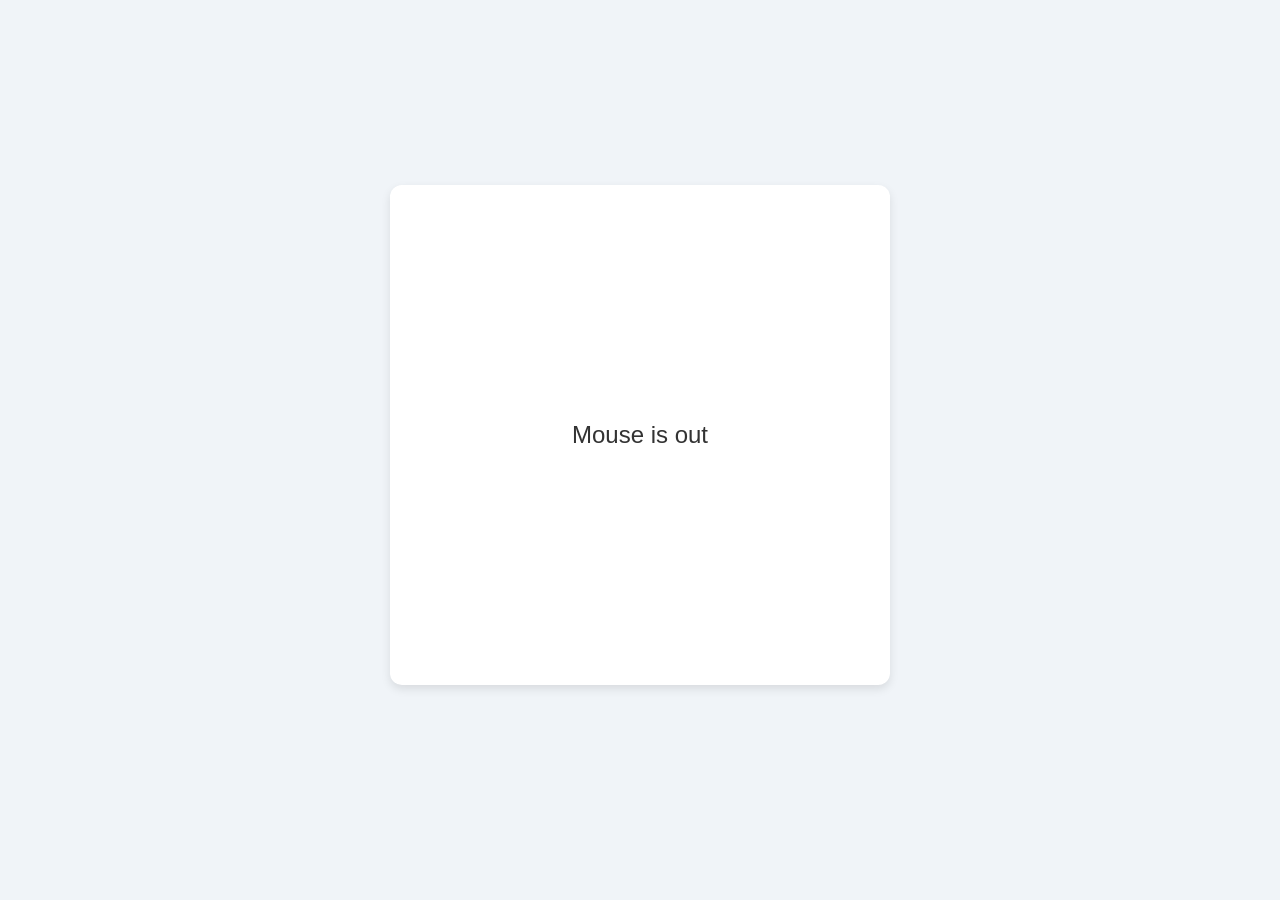
<file: 01 DOM_CHANGECOLOR/index.html>
<!DOCTYPE html>
<html lang="en">
<head>
    <meta charset="UTF-8">
    <meta name="viewport" content="width=device-width, initial-scale=1.0">
    <title>DOM Extra - Change Color</title>
    <link rel="stylesheet" href="style.css">
</head>
<body>
<p></p>
    <h1 id="mainTitle">ACCESSING DOM</h1>
    
    <div id="hoverBox">
        <p id="boxText">Mouse is out</p>
    </div>

    <button id="colorBtn">Change color</button>

    <script src="script.js"></script>
</body>
</html>
</file>
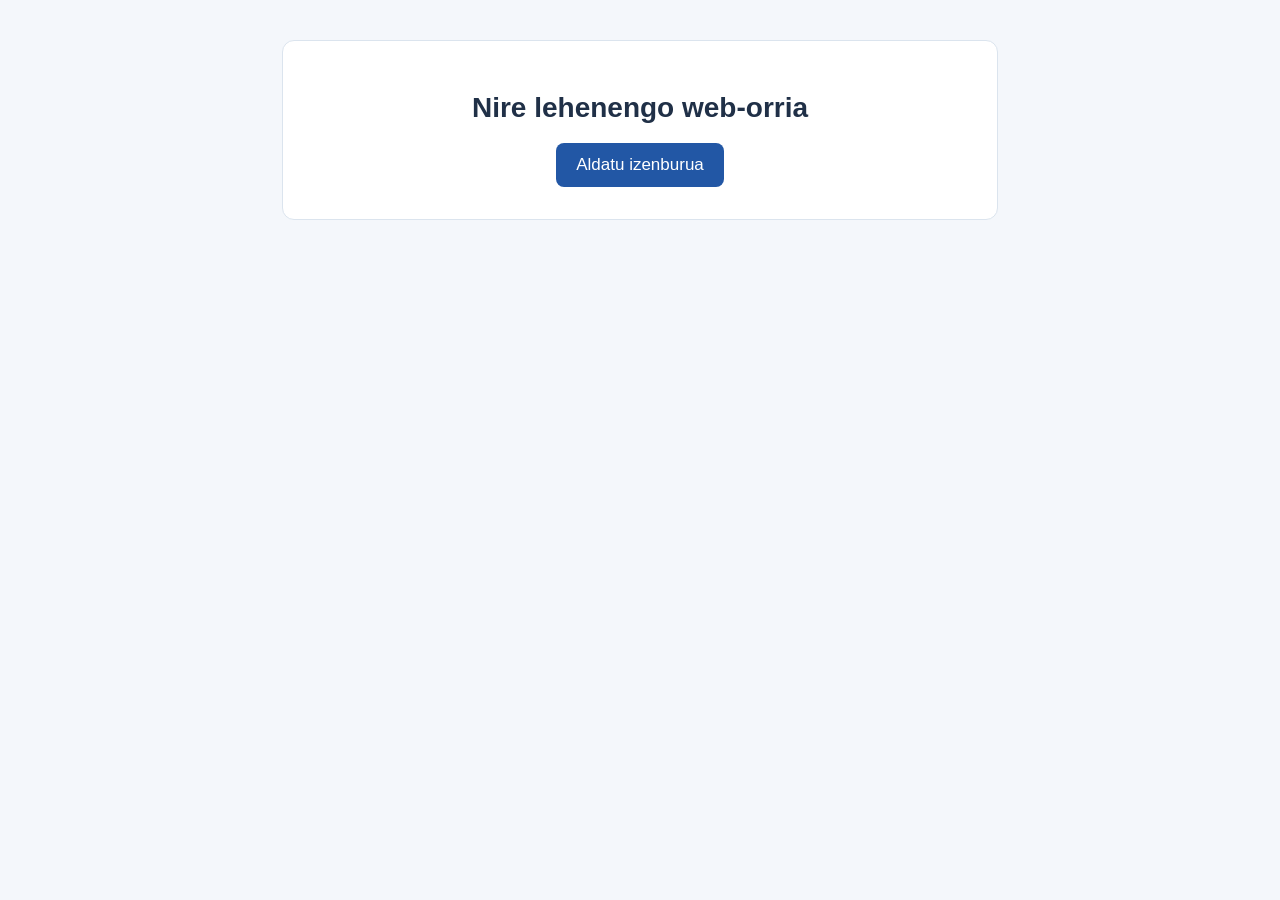
<file: 01_DOM_izenburua_IKASLEA/index.html>
<!DOCTYPE html>
<html lang="eu">
<head>
  <meta charset="UTF-8">
  <meta name="viewport" content="width=device-width, initial-scale=1.0">
  <title>DOM ariketa</title>
  <link rel="stylesheet" href="style.css">
  <script src="script.js" defer></script>
</head>
<body>
  <main>
    <h1 id="izenburua">Nire lehenengo web-orria</h1>
    <button id="botoia" type="button">Aldatu izenburua</button>
  </main>
</body>
</html>
</file>
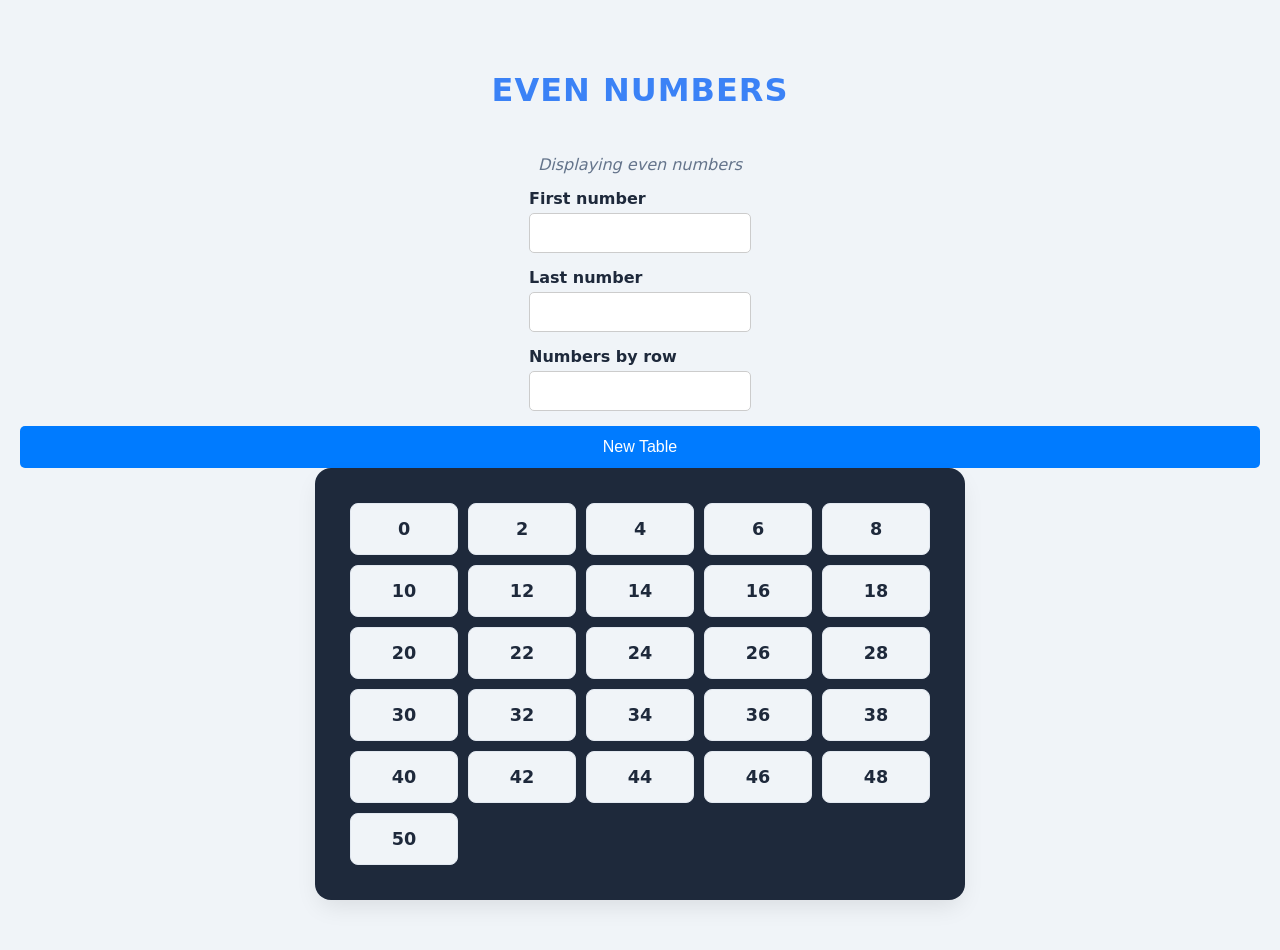
<file: 00 NUMBERS/numbers.html>
<!DOCTYPE html>
<html lang="en">
<head>
    <meta charset="UTF-8">
    <title>First 50 Even Numbers</title>
    <link href="numbers.css" rel="stylesheet" type="text/css"/>
    
</head>
<body>

  
<h1>Even Numbers</h1>
    <p class="header-info">Displaying  even numbers </p>
        <div class="inputs">
            <label for="firstNumber">First number</label>
            <input type="number" id="firstNumber">
        </div>

        <div class="inputs">
            <label for="lastNumber">Last number</label>
            <input type="number" id="lastNumber">
        </div>

        <div class="inputs">
            <label for="perRow">Numbers by row</label>
            <input type="number" id="byRow">
        </div>
     <button id="btnNew"> New Table </button>

    <div class="table-container">

    </div>
    <script>
        // let a = new Date();
        // document.body.innerHTML = a.getHours
    </script>
    <script src="script4.js" type="text/javascript"></script>
</body>
</html>
</file>
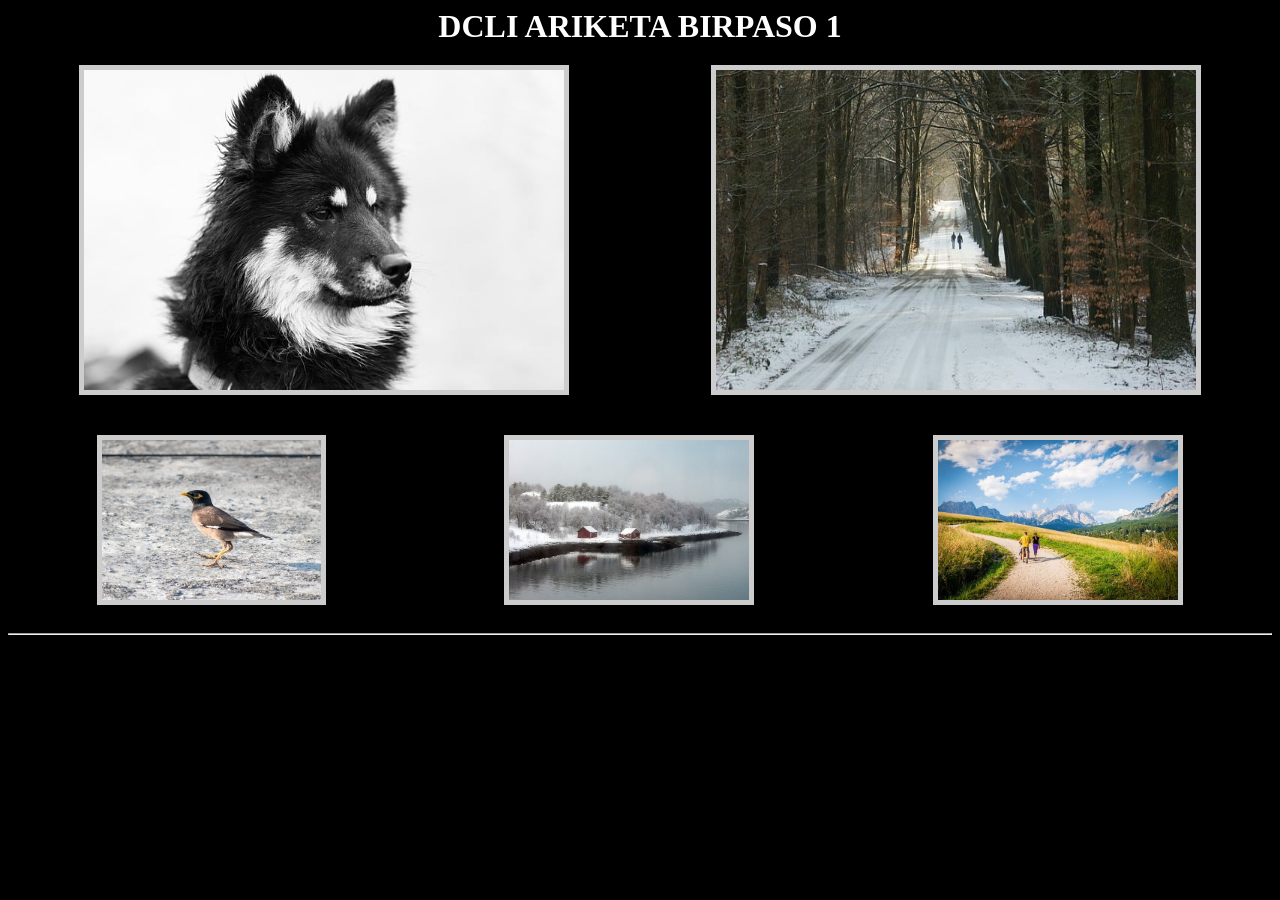
<file: artxiboak/1_EVENTOSYFORMATOS.html>
<!DOCTYPE html>

<html>
    <head>
        <title>TODO supply a title</title>
        <meta charset="UTF-8">
        <meta name="viewport" content="width=device-width, initial-scale=1.0">
        <link href="1_EVENTOSYFORMATOS.css" rel="stylesheet" type="text/css"/>
       
    </head>
    
 <body>
     <header class="">
         <h1>DCLI ARIKETA BIRPASO 1</h1>               
    </header>
        <div id="wrapper">
       <!--     <div id="topDiv">
              <img id="img1" src="images/animal1.jpg" alt="" onclick="cambiarImagen('1')" />
                <img id="img2" src="images/paisaje1.jpg" alt="" onclick="cambiarImagen('2')"/>
            </div> -->
       
             <div id="topDiv">
                <img id="img1" src="images/animal1.jpg" alt=""  />
                <img id="img2" src="images/paisaje1.jpg" alt="" />
            </div>
     


       
            <div id="middleDiv">
                <img class="middle" src="images/animal2.jpg" alt=""/>
                <img class="middle" src="images/paisaje2.jpg" alt=""/>
                <img class="middle" src="images/persona2.jpg" alt=""/>
            </div>
            <hr>
            <div id="bottomDiv">
                
            </div>
            
        </div>
     <script src="1_EVENTOSYFORMATOS_1.js" type="text/javascript"></script>
     
 </body>
</html>
</file>
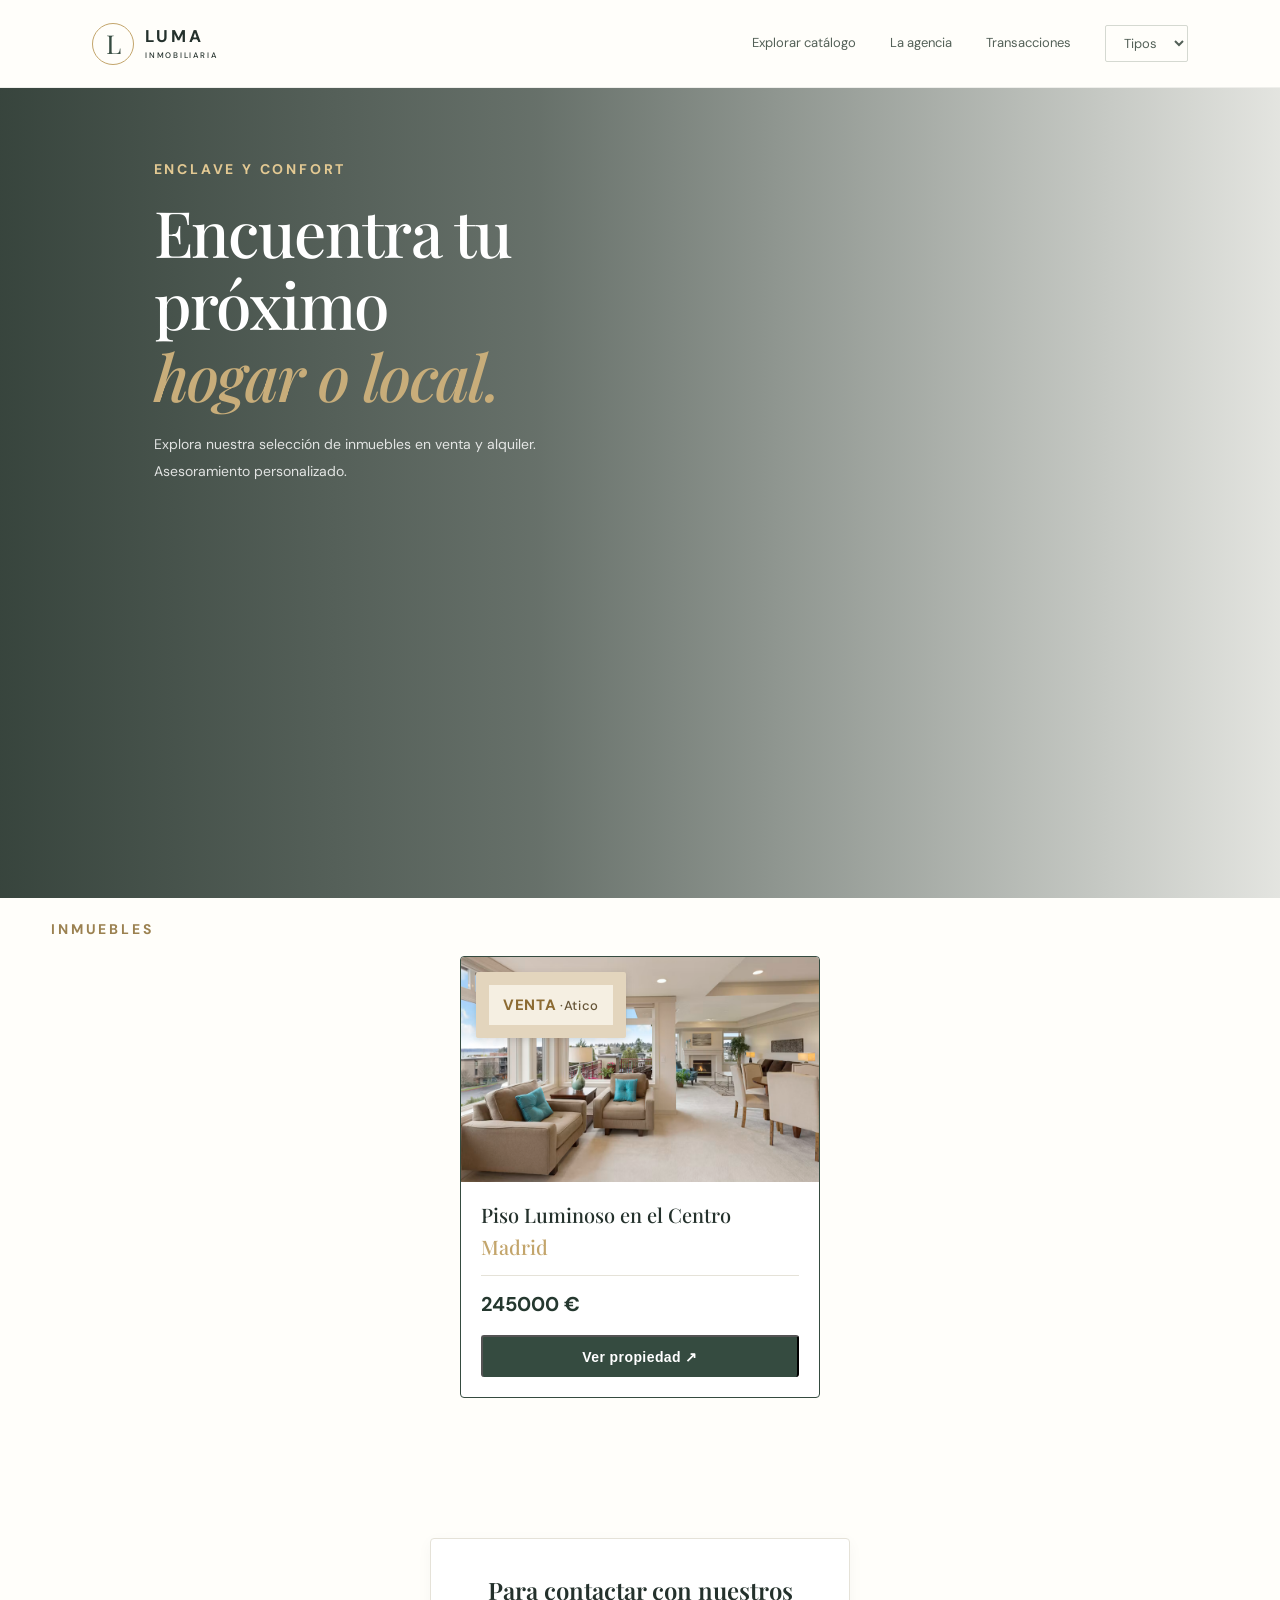
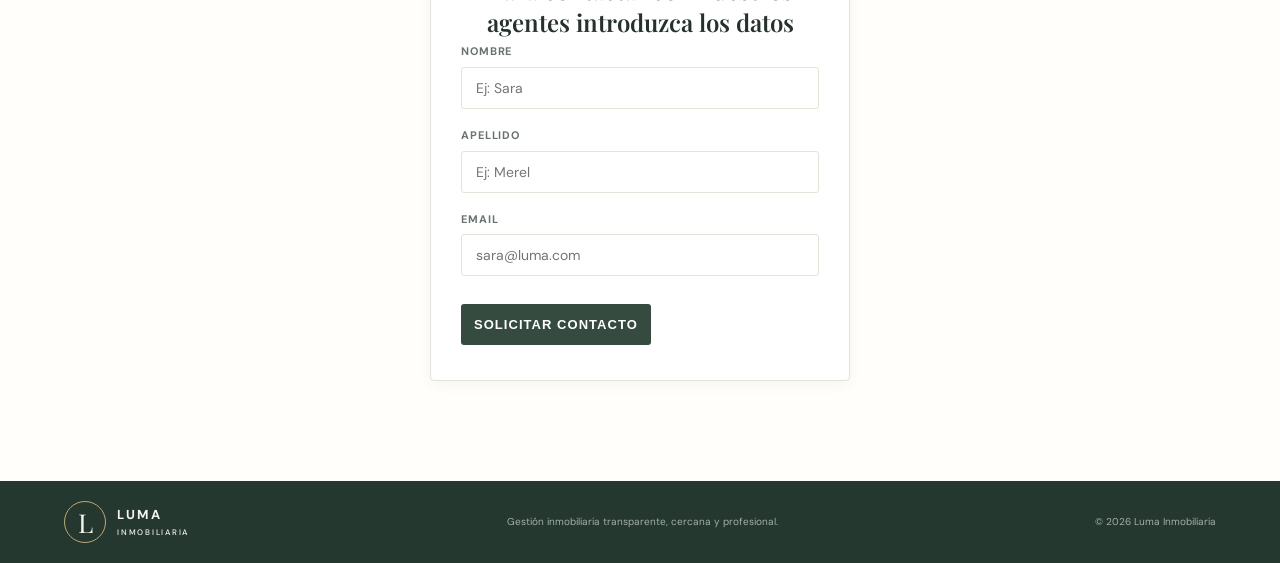
<file: DCLI_BIWG_inmobiliaria_small_IKASLE/firstPage.html>
<!DOCTYPE html>
<html lang="es">
<head>
  <meta charset="UTF-8">
  <meta name="viewport" content="width=device-width, initial-scale=1.0">
  <title>Luma Inmobiliaria | Pisos y Locales</title>
  <link rel="stylesheet" href="css/styleFirstPage.css">
</head>
<body>
  <header class="site-header">
    <a class="brand" href="#" id="nav-logo" aria-label="Luma Inmobiliaria, inicio">
      <span class="brand-mark">L</span>
      <span class="brand-name">LUMA <small>INMOBILIARIA</small></span>
    </a>
    <nav class="main-nav" aria-label="Navegación principal">
      <a id="nav-inmuebles" href="#">Explorar catálogo</a>
      <a id="nav-agencia" href="#">La agencia</a>
      <a id="nav-transaction" href="transactionPage.html">Transacciones</a>
      <select id="type-select" class="nav-select" aria-label="Filtrar por tipo de inmueble">
        <option value="">Tipos</option>
      </select>
    </nav>
  </header>

  <main>
    <!-- SECCIÓN 1: La agencia / Hero -->
    <section class="hero" id="sec-agencia">
      <div class="hero-content">
        <p class="eyebrow">ENCLAVE Y CONFORT</p>
        <h1>Encuentra tu próximo<br><em>hogar o local.</em></h1>
        <p class="hero-description">Explora nuestra selección de inmuebles en venta y alquiler. Asesoramiento personalizado.</p>
       </div>
    </section>
 
    <!-- SECCIÓN 2: CARDS -->
    <section class="section-wrap" id="sec-all-properties" style="padding-top: 20px; padding-bottom: 60px;">
      <p class="eyebrow eyebrow-dark">INMUEBLES</p>
      <div class="property-grid" id="container-all-prop" aria-label="Listado de inmuebles">
        <!-- tarjetas de inmuebles carga dinámic-->
        <article class="property-card card-border">
         <!--segun disponibilidad card-available or card-unavailable -->
            <div class="property-image" style="background-image: url('img/property1.png')">
            <span class="property-tag tag-sale "><!--tag-sale tag-rent tag-unavailable -->
                <strong class="tag-operation">VENTA</strong><!--piso.operation -->
                <span class="tag-type">·Atico</span><!--piso.type -->
                </span>
            </div> 
            <div class="property-info">
               <div class="property-heading">
            <h3>Piso Luminoso en el Centro</h3><!--name-->
            <p class="property-city">Madrid</p><!--city-->
          </div>
          <div class="property-price-wrap">
            <p class="property-price">245000 € </p><!--price-->
          </div> 
            </div>   
            <button class="text-link text-link-primary">Ver propiedad ↗</button>    
        </article>
      </div>
    </section>   
       <!-- SECCIÓN 3: DETAILS -->
<section class="section-wrap" id="sec-details" >

    <!-- COLUMNA DERECHA: FORMULARIO -->
   
      <div class="auth-card">
        <h2 class="msgForm" >Para contactar con nuestros agentes introduzca los datos</h2>
       
        <form name="contactForm" id="contactForm" class="auth-form">
          <div class="form-group">
            <label for="input-name">Nombre</label>
            <input type="text" id="input-name" placeholder="Ej: Sara " required />
          </div>
          <div class="form-group">
            <label for="input-surname">Apellido</label>
            <input type="text" id="input-surname" placeholder="Ej: Merel" required />
          </div>
          <div class="form-group">
            <label for="input-email">Email</label>
            <input type="email" id="input-email" placeholder="sara@luma.com" required />
          </div>
          <div id="form-error" class="error-msg hidden"></div>
          <div class="property-action">
            <button id="btn-contact-agent" type="button" class="button-submit">Solicitar contacto</button>
          </div>
        </form>
      </div>
   
</section>
    
  </main>

  <footer class="site-footer" id="contacto">
    <a class="brand brand-footer" href="#">
      <span class="brand-mark">L</span>
      <span class="brand-name">LUMA <small>INMOBILIARIA</small></span>
    </a>
    <p>Gestión inmobiliaria transparente, cercana y profesional.</p>
    <span>© 2026 Luma Inmobiliaria</span>
  </footer>

  <script src="js/firstPage.js" type="text/javascript"></script>
</body>
</html>
</file>
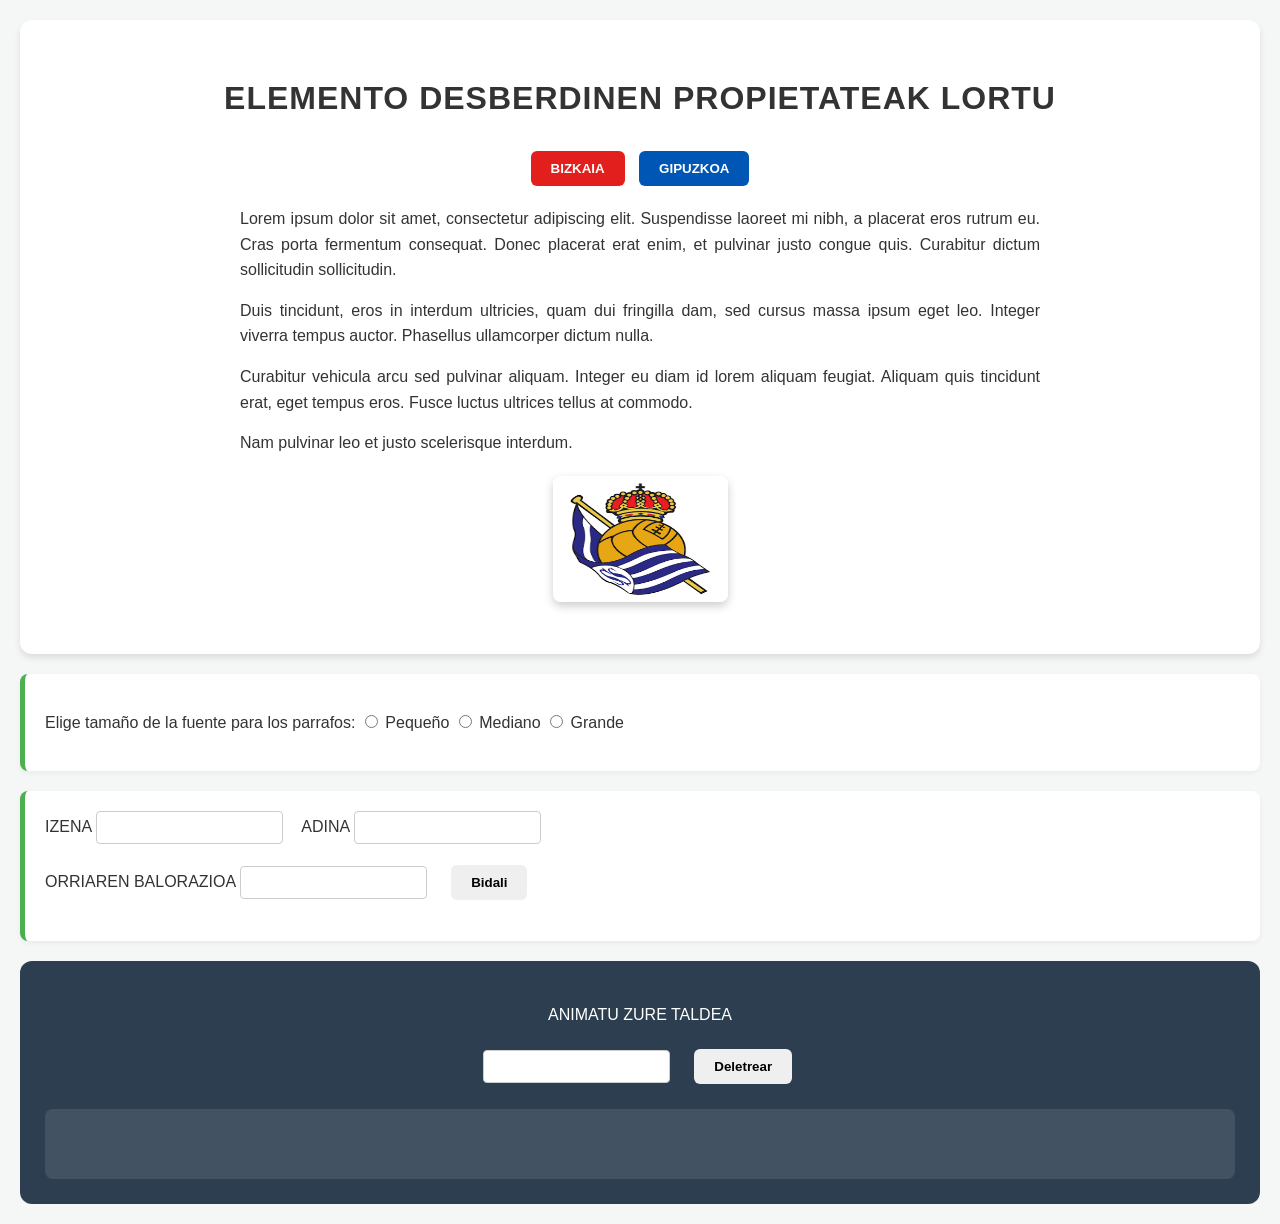
<file: IKASLEA/ERREPASORAKO ARIKETA futbola.html>
<!DOCTYPE html>
<html lang="es">
<head>
    <meta charset="UTF-8">
    <meta name="viewport" content="width=device-width, initial-scale=1.0">
<title>GURE TALDEAK</title>
<link rel="stylesheet" href="style.css">
<meta http-equiv="Content-Type" content="text/html; charset=iso-8859-1">



</script>
</head>
<body>
    <div id="up">
        <h1 id="tituloh1">ELEMENTO DESBERDINEN PROPIETATEAK LORTU</h1> 
        <button id="biz">BIZKAIA</button>
        <button id="gipuz">GIPUZKOA</button>
<p class="textop">Lorem ipsum dolor sit amet, consectetur adipiscing elit. Suspendisse laoreet mi nibh, a placerat eros rutrum eu. Cras porta fermentum consequat. Donec placerat erat enim, et pulvinar justo congue quis. Curabitur dictum sollicitudin sollicitudin. </p>
<p class="textop">Duis tincidunt, eros in interdum ultricies, quam dui fringilla dam, sed cursus massa ipsum eget leo. Integer viverra tempus auctor. Phasellus ullamcorper dictum nulla.</p>
<p class="textop">Curabitur vehicula arcu sed pulvinar aliquam. Integer eu diam id lorem aliquam feugiat. Aliquam quis tincidunt erat, eget tempus eros. Fusce luctus ultrices tellus at commodo.</p>
<p class="textop">Nam pulvinar leo et justo scelerisque interdum.</p>
<p class="textop">
    <img id="irudia" src="IMG/erreala.png" width="167" height="118" ></p>
</div>

<form id="formFondo" name="FormFondo" action="" method="get">
 <p>
  Elige tamaño de la fuente para los parrafos:
      <input  type="radio" name="radio"  value="12" /> <label for="uno">Pequeño</label>
      <input  type="radio" name="radio"  value="20" /> <label for="dos">Mediano</label>
      <input  type="radio" name="radio"  value="24" /> <label for="tres">Grande</label>
</p>
</form>

<form name="FormEncuesta" action="#" method="get" >
IZENA
<input type="text" name="Izena" id="izena"  >
ADINA
<input type="text" name="Adina" id="adina" >

  <p>ORRIAREN BALORAZIOA
    <label for="frmBalorazioa"></label>
    <input type="text" name="Balorazioa" id="balorazioa">
    <input type="submit" name="BIDALI" id="bidali" value="Bidali">
  </p>
</form>
    
    <div id="idPalabra">
        <p> ANIMATU ZURE TALDEA </p><input type="text" id="palabra">
        <input type="button" name="BotonCrear" value="Deletrear" >
               <div id="zonaBotones"> </div>
    </div>
    <script src="futbola.js" type="text/javascript"></script>
</body>
</html>
</file>
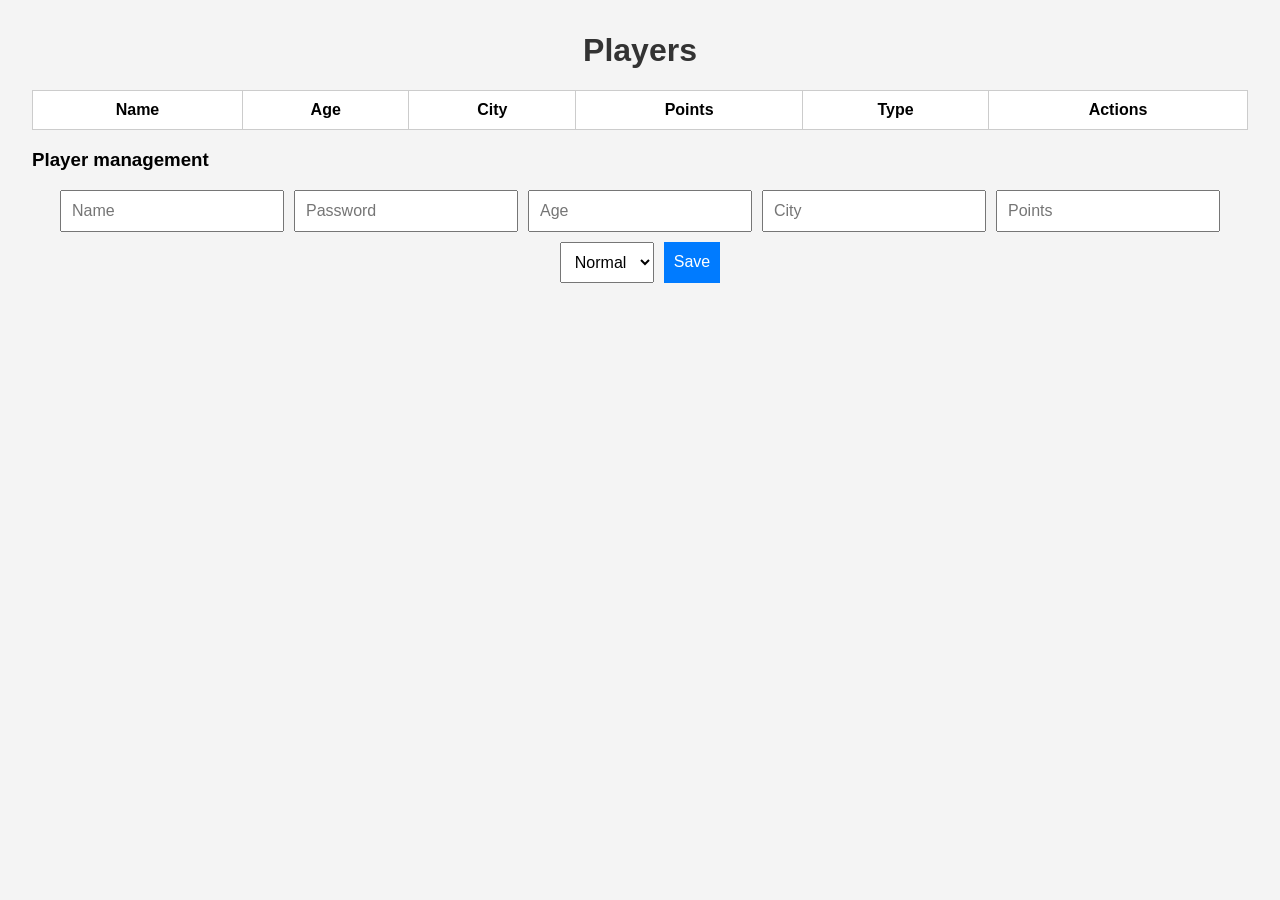
<file: PLAYERS CRUD JSON SERVER/folder/players.html>
<!DOCTYPE html>
<html lang="es">
<head>
  <meta charset="UTF-8">
  <title>CRUD Players</title>
  <link href="CSS/styles.css" rel="stylesheet" type="text/css"/>
</head>
<body>
    <h1>Players</h1>
      <table id="tablePlayers">
    <thead>
      <tr>
        <th>Name</th><th>Age</th><th>City</th><th>Points</th><th>Type</th><th>Actions</th>
      </tr>
    </thead>
    <tbody id="tableBody"></tbody>
  </table>
  <h3>Player management </h3>
  <form id="formPlayer">
    <input type="hidden" id="id">
    <input type="text" id="name" placeholder="Name" required>
    <input type="password" id="password" placeholder="Password" required>
    <input type="number" id="age" placeholder="Age" required>
    <input type="text" id="city" placeholder="City" required>
    <input type="number" id="points" placeholder="Points" required>
    <select id="typePlayer">
      <option value="normal">Normal</option>
      <option value="admin">Admin</option>
    </select>
    <button type="submit" id="btnSave">Save</button>
  </form>
  <script src="JS/players.js" ></script>
 </body>
</html>
</file>
<file: 01 DOM_CHANGECOLOR/style.css>
/* Reseteamos márgenes y centramos todo el contenido en la pantalla */
body {
    margin: 0;
    font-family: Arial, sans-serif;
    background-color: #f0f4f8; /* Color grisáceo/azulado inicial por defecto */
    display: flex;
    flex-direction: column;
    align-items: center;
    justify-content: center;
    min-height: 100vh;
    transition: background-color 0.3s ease; /* Transición suave al cambiar de color */
}

/* Clases de fondo que alternaremos con JavaScript */
.bg-blue {
    background-color: #add8e6; /* Azul claro */
}

.bg-green {
    background-color: #ccff00; /* Verde lima */
}

/* Estilos del título principal */
h1 {
    font-size: 2.5rem;
    margin-bottom: 40px;
    color: #000000;
}

/* Estilos de la caja central blanca */
#hoverBox {
    background-color: #ffffff;
    width: 450px;
    height: 200px;
    border-radius: 12px;
    box-shadow: 0 4px 10px rgba(0, 0, 0, 0.1);
    display: flex;
    align-items: center;
    justify-content: center;
    margin-bottom: 30px;
}

#boxText {
    font-size: 1.5rem;
    color: #333333;
}

/* Estilos del botón */
#colorBtn {
    background-color: #4a90e2;
    color: white;
    border: none;
    padding: 12px 24px;
    font-size: 1.1rem;
    border-radius: 6px;
    cursor: pointer;
    box-shadow: 0 2px 4px rgba(0, 0, 0, 0.2);
}

#colorBtn:hover {
    background-color: #357abd;
}
</file>
<file: 01_DOM_izenburua_IKASLEA/style.css>
/* Orriaren itxura. Ariketa honetan JavaScript landuko dugu. */
body {
  font-family: Arial, sans-serif;
  background-color: #f4f7fb;
  color: #203047;
  margin: 0;
  padding: 40px 16px;
}
main {
  max-width: 650px;
  margin: 0 auto;
  padding: 32px;
  background-color: white;
  border: 1px solid #dbe4ee;
  border-radius: 12px;
  text-align: center;
}
h1 { font-size: 28px; }
button {
  padding: 12px 20px;
  background-color: #2257a5;
  color: white;
  border: 0;
  border-radius: 8px;
  font-size: 17px;
  cursor: pointer;
}
button:focus-visible { outline: 3px solid #e3a533; outline-offset: 3px; }
</file>
<file: 00 NUMBERS/numbers.css>
/*By declaring variables within :root, you ensure that they are available to be used anywhere on your webpage.  
 to use them var()*/
 :root {
            --primary-bg: #f0f4f8;
            --accent-color: #3b82f6;
            --card-bg: #ffffff;
            --text-main: #1e293b;
        }

        body {
            font-family: 'Inter', system-ui, -apple-system, sans-serif;
            background-color: var(--primary-bg);
            color: var(--text-main);
            display: flex;
            flex-direction: column;
            align-items: center;
            padding: 50px 20px;
            margin: 0;
        }

        h1 {
            font-weight: 800;
            margin-bottom: 30px;
            text-transform: uppercase;
            letter-spacing: 1px;
            color: var(--accent-color);
        }
         h2{
            text-align: center;
            margin-bottom: 25px;
        }

        .inputs{
            margin-bottom: 15px;
        }
         label{
            display: block;
            margin-bottom: 5px;
            font-weight: bold;
        }

        input{
            width: 100%;
            padding: 10px;
            border: 1px solid #ccc;
            border-radius: 5px;
            font-size: 16px;
            box-sizing: border-box;
        }

        button{
            width: 100%;
            padding: 12px;
            background-color: #007BFF;
            color: white;
            border: none;
            border-radius: 5px;
            font-size: 16px;
            cursor: pointer;
            transition: 0.3s;
        }

        button:hover{
            background-color: #0056b3;
        }
        
        
        /* Container for the numbers using Table */
        .table-container {
            background: #1e293b;
            padding: 25px;
            border-radius: 16px;
            box-shadow: 0 10px 25px -5px rgba(0, 0, 0, 0.1);
            max-width: 600px;
            width: 100%;
        }

        table {
            width: 100%;
            border-collapse: separate;
            border-spacing: 10px;
        }

        td {
            background-color: #f0f4f8;
            border: 1px solid #e2e8f0;
            border-radius: 8px;
            padding: 15px;
            text-align: center;
            font-weight: 600;
            font-size: 1.1rem;
            width: 20%; /* Makes exactly 5 columns */
            transition: all 0.3s ease;
        }

        td:hover {
            background-color: var(--accent-color);
            color: white;
            transform: translateY(-3px);
            box-shadow: 0 4px 12px rgba(59, 130, 246, 0.3);
            cursor: default;
        }

        .header-info {
            margin-bottom: 15px;
            font-style: italic;
            color: #64748b;
        }
</file>
<file: artxiboak/1_EVENTOSYFORMATOS.css>
body {
    background-color: black;
    color:white;
}
h1{
    width:80%;
    margin:auto;
    text-align: center;
}
#wrapper #topDiv,#wrapper #middleDiv,#wrapper #bottomDiv{
    display:flex;
    flex-direction: row;
    justify-content:  space-around;
    margin:auto;
   flex-wrap: wrap;
}

img{
    margin:20px;
    border: 5px solid #cccccc;
   }
 #wrapper #topDiv img{
     max-width: 30em;
     max-height: 20em;
     }  
 #wrapper #middleDiv img,#wrapper #bottomDiv img{
         max-width: 15em;
        max-height: 10em; 
     } 
 .blanco{background-color: white;
    color:black;}
 .negro{background-color: black;
    color:white;}
</file>
<file: DCLI_BIWG_inmobiliaria_small_IKASLE/css/styleFirstPage.css>
@import url('https://fonts.googleapis.com/css2?family=DM+Sans:wght@400;500;600;700&family=Playfair+Display:ital,wght@0,500;0,600;0,700;1,500;1,600&display=swap');

:root {
  --ink: #24312c;
  --muted: #68736d;
  --cream: #f7f5ef;
  --paper: #fffefa;
  --green: #354b40;
  --green-dark: #25382f;
  --line: #e5e2d8;
  --gold: #c3a56b;
  --serif: 'Playfair Display', Georgia, serif;
  --sans: 'DM Sans', Arial, sans-serif;
}

* { box-sizing: border-box; }

body { margin: 0; color: var(--ink); background: var(--paper); font-family: var(--sans); line-height: 1.6; }
a { color: inherit; text-decoration: none; }

.site-header { height: 88px; padding: 0 7.2%; display: flex; align-items: center; justify-content: space-between; background: var(--paper); border-bottom: 1px solid rgba(36,49,44,.07); }
.brand { display: inline-flex; align-items: center; gap: 11px; }
.brand-mark { width: 42px; height: 42px; display: grid; place-items: center; border: 1px solid var(--gold); border-radius: 50%; color: var(--green); font: 26px var(--serif); }
.brand-name { font-size: 17px; letter-spacing: .17em; font-weight: 700; line-height: 1.15; }
.brand-name small { display: block; margin-top: 5px; font-size: 8px; letter-spacing: .22em; font-weight: 500; }
.main-nav { display: flex; align-items: center; gap: 34px; font-size: 13px; color: #536057; }
.main-nav a { transition: color .2s; cursor: pointer; }
.main-nav a:hover, .main-nav a.active { color: var(--green-dark); }
.main-nav a.active { border-bottom: 1px solid var(--gold); padding-bottom: 7px; }

.nav-select {
  border: 1px solid #d5d9d1;
  padding: 8px 14px;
  border-radius: 2px;
  background: var(--paper);
  color: #536057;
  font-family: var(--sans);
  font-size: 13px;
  outline: none;
  cursor: pointer;
  transition: border-color .2s;
}
.nav-select:hover, .nav-select:focus {
  border-color: var(--gold);
}

.hidden { display: none !important; }

.hero {height: 90vh; min-height: 500px; align-items: center; overflow: hidden; color: white; padding: 70px 12%; background: linear-gradient(90deg, rgba(28,43,35,.88) 0%, rgba(28,43,35,.67) 42%, rgba(28,43,35,.12) 100%), url('https://images.unsplash.com/photo-1600585154340-be6161a56a0c?auto=format&fit=crop&w=2000&q=85') center 52%/cover; }
.hero-content { max-width: 540px; }
.eyebrow { font-size: 14px; font-weight: 700; letter-spacing: .2em; margin: 0 0 16px; }
.hero .eyebrow { color: #e3c993; }

h1, h2, h3, p { margin-top: 0; }
.hero h1 { font: 500 clamp(42px, 5vw, 65px)/1.12 var(--serif); letter-spacing: -.025em; margin: 0 0 20px; }
h1 em, h2 em { font-weight: 500; color: #c8ad7a; }
.hero-description { max-width: 410px; color: rgba(255,255,255,.83); font-size: 14px; line-height: 1.9; margin-bottom: 28px; }
.button { display: inline-flex; justify-content: center; align-items: center; gap: 22px; padding: 14px 19px; min-height: 48px; font-size: 12px; font-weight: 600; transition: background .2s, transform .2s; cursor: pointer; text-decoration: none; }
.button:hover { transform: translateY(-2px); }
.button-light { background: var(--paper); color: var(--green-dark); }

.section-wrap {
  width: min(1120px, 85.6%);
  margin-left: auto;
  margin-right: auto;
}
.eyebrow-dark {
  color: #9b8150;
}

.property-grid { 
  display: grid; 
  grid-template-columns: repeat(auto-fit, minmax(300px, 1fr)); 
  justify-content: center;
  gap: 25px; 
  padding-bottom: 20px; 
}

.property-card { 
  background: white; 
  min-width: 0; 
  max-width: 360px;
  width: 100%;
  margin: 0 auto;
  display: flex; 
  flex-direction: column; 
  justify-content: space-between; 
  border-radius: 4px; 
  overflow: hidden; 
  transition: border-color .2s, box-shadow .2s;
}

/* Bordes diferenciados por disponibilidad */
.property-card.card-available {
  border: 1.5px solid #354b40;
}
.property-card.card-unavailable {
  border: 1.5px solid #8a2a2a;
}
.property-card.card-border {
  border: 1.5px solid #354b40;
}
.property-image { height: 225px; display: block; position: relative; background-size: cover; background-position: center; }

/* Estilo base de etiquetas */
.property-tag {
  position: absolute;
  top: 15px;
  left: 15px;
  padding: 8px 14px;
  font-size: 13px;
  letter-spacing: .05em;
  box-shadow: 0 2px 8px rgba(0,0,0,0.12);
  border-radius: 2px;
}

/* Colores de etiquetas según estado y tipo de operación */
.property-tag.tag-unavailable {
    background: #ff9999;
  color: #8a2a2a;
  border: 1px solid #f5c2c0;
}
.property-tag.tag-sale {
  background: #f5efe2;
  color: #4d3a1a;
  border: 13px solid #e3d5bd;
}
.property-tag.tag-sale .tag-operation {
  color: #8c6b32;
  font-size: 15px;
  font-weight: 800;
}
.property-tag.tag-rent {
  background: #e8f0ec;
  color: #1e3327;
  border: 13px solid #c8dcd1;
}
.property-tag.tag-rent .tag-operation {
  color: #25382f;
  font-size: 15px;
  font-weight: 800;
}
.property-tag .tag-type {
  font-size: 13px;
  font-weight: 500;
  opacity: 0.85;
}

.property-info { padding: 20px 20px 15px; flex-grow: 1; display: flex; flex-direction: column; justify-content: space-between; gap: 15px; }

.property-heading h3 { font: 500 20px/1.3 var(--serif); margin-bottom: 6px; color: var(--ink); }
.property-city { font: 500 20px/1.3 var(--serif); color: var(--gold); margin-bottom: 0; }

.property-price-wrap { border-top: 1px solid var(--line); padding-top: 12px; }
.property-price { font-size: 20px; font-weight: 700; color: var(--green-dark); margin: 0; }
.property-price span { font-size: 12px; font-weight: 400; color: var(--muted); }

.text-link-primary {
  display: block;
  text-align: center;
  background: var(--green);
  color: white !important;
  font-size: 14px;
  font-weight: 700;
  padding: 12px;
  margin: 0 20px 20px;
  border-radius: 3px;
  letter-spacing: .03em;
  transition: background .2s, transform .2s;
  border-bottom: none;
}
.text-link-primary:hover {
  background: var(--green-dark);
  transform: translateY(-1px);
}

.site-footer { display: flex; align-items: center; justify-content: space-between; gap: 20px; padding: 28px 7.2%; background: #25382f; color: #f7f5ef; }
.brand-footer .brand-mark { color: #f7f5ef; }
.brand-footer .brand-name { font-size: 14px; }
.site-footer > p, .site-footer > span { margin: 0; color: #c3ccc5; font-size: 10px; }
/****** estilo antiguo details******/
.section-wrap { 
  width: min(1280px, 92%); 
  margin-left: auto; 
  margin-right: auto; 
  flex: 1;
  display: flex;
  flex-direction: column;
}
#sec-details{padding-top: 20px; padding-bottom: 60px;}
.detail-top-nav {
  padding: 18px 0 12px;
  display: flex;
  justify-content: space-between;
  align-items: center;
}
.back-link { font-size: 12px; color: var(--muted); font-weight: 600; text-transform: uppercase; letter-spacing: .05em; }
.back-link:hover { color: var(--green); }
.detail-badge { font-size: 11px; font-weight: 700; letter-spacing: .12em; color: var(--gold); background: #f4efe4; padding: 4px 10px; border-radius: 2px; }

/* Distribución en Pantalla Completa */

/* Layout a dos columnas de 50% cada una */
.detail-split-layout {
  display: grid;
  grid-template-columns: 1fr 1fr; /* Mitad de espacio a cada lado */
  gap: 30px;
  align-items: start;
  margin-top: 20px;
}

/* Columna dcha: formulario centrado */
.detail-right-col {
  display: flex;
  justify-content: center;
  
}
.detail-right-col .auth-card {
  width: 100%;
  max-width: 420px; /* Formulario al centro de su espacio disponible */
  margin: 0;
}
/* Columna izda: información del piso */
.detail-left-col {
  display: flex;
  flex-direction: column;
  gap: 20px;
}

.detail-top-block {
  display: flex;
  gap: 20px;
  align-items: flex-start;
}
.detail-top-block .detail-media-column {
  flex: 1;
  min-width: 0;
}

.detail-top-block .detail-info-column {
  flex: 1;
  min-width: 0;
}
.detail-left-col .detail-main-image {
 height: 230px;
  background-size: cover;
  background-position: center;
  border-radius: 4px;
  position: relative;
}
/* Columna de información básica dentro del bloque horizontal */
.detail-left-col .detail-info-column {
  flex: 1 1 50%;
  display: flex;
  flex-direction: column;
  gap: 15px;
}
.detail-main-layout {
  display: grid;
  grid-template-columns: 1fr 1fr 1fr;
  gap: 10px;
  align-items: start;
  padding-bottom: 30px;
}

.detail-media-column {
  width: 100%;
}
.detail-main-image {
  height: min(600px, 70vh);
  background-size: cover;
  background-position: center;
  border-radius: 4px;
  position: relative;
  box-shadow: inset 0 0 0 1px rgba(0,0,0,0.05);
}

.status-indicator {
  position: relative;
  top: 15px;
  left: 15px;
  padding: 6px 12px;
  font-size: 11px;
  font-weight: 700;
  letter-spacing: .08em;
  text-transform: uppercase;
  border-radius: 2px;
}
.status-available { background: var(--green-free); color: white; }
.status-unavailable { background: #8a2a2a; color: white; }

.detail-info-column {
  display: flex;
  flex-direction: column;
  gap: 20px;
}

.property-header {
  border-bottom: 1px solid var(--line);
  padding-bottom: 15px;
}
.property-title {
  font: 600 clamp(26px, 2.5vw, 36px)/1.2 var(--serif);
  margin: 0 0 8px;
  color: var(--ink);
}
.property-location {
  display: flex;
  flex-direction: column;
  gap: 2px;
  margin-bottom: 15px;
}
.location-city { font-size: 16px; font-weight: 700; color: var(--gold); text-transform: uppercase; letter-spacing: .05em; }
.location-address { font-size: 14px; color: var(--muted); }

.property-price-tag strong { font-size: 30px; font-weight: 700; color: var(--green); }
.property-price-tag span { font-size: 13px; color: var(--muted); }

/* Rejilla técnica limpia y profesional */
.property-specs-grid {
  display: grid;
  grid-template-columns: repeat(2, 1fr);
  gap: 10px;
  background: var(--cream);
  padding: 12px;
  border-radius: 4px;
  border: 1px solid #eae5d9;
}
/* Bloque inferior de descripción */
.detail-left-col .property-description {
  width: 100%;
}
.spec-card {
  display: flex;
  flex-direction: column;
}
.spec-label { font-size: 10px; text-transform: uppercase; letter-spacing: .08em; color: var(--muted); font-weight: 600; }
.spec-value { font-size: 14px; font-weight: 700; color: var(--ink); margin-top: 2px; }

.property-description h2, .property-amenities h2 {
  font-size: 14px;
  text-transform: uppercase;
  letter-spacing: .08em;
  color: var(--muted);
  margin: 0 0 8px;
  border-bottom: 1px solid var(--line);
  padding-bottom: 4px;
}
.property-description p { font-size: 13px; color: var(--ink); margin: 0; line-height: 1.6; }

.amenities-list {
  display: grid;
  grid-template-columns: repeat(2, 1fr);
  gap: 8px 15px;
}
.amenity-item {
  font-size: 13px;
  color: var(--ink);
  display: flex;
  align-items: center;
  gap: 8px;
}
.amenity-bullet { color: var(--gold); font-weight: 700; }

.button-action {
  width: 100%;
  background: var(--green);
  color: white;
  border: none;
  padding: 15px;
  font-size: 13px;
  font-weight: 700;
  letter-spacing: .08em;
  text-transform: uppercase;
  cursor: pointer;
  border-radius: 3px;
  transition: background .2s;
}
.button-action:hover:not(:disabled) { background: var(--green-dark); }
.button-action:disabled { opacity: 0.6; cursor: not-allowed; }

.site-footer { 
  display: flex; 
  align-items: center; 
  justify-content: space-between; 
  padding: 20px 5%; 
  background: var(--green-dark); 
  color: #f7f5ef; 
  margin-top: auto;
}
.brand-footer .brand-mark { color: #f7f5ef; }
.brand-footer .brand-name { font-size: 13px; }
.site-footer > p, .site-footer > span { margin: 0; color: #a3b0a7; font-size: 10px; }

/***********old login page **************/
/* Tarjeta de Login */
.auth-card {
  max-width: 420px;
  margin: 40px auto;
  background: white;
  border: 1px solid var(--line);
  padding: 35px 30px;
  border-radius: 4px;
  box-shadow: 0 4px 15px rgba(0,0,0,0.04);
}
.auth-card h2 { font: 600 24px var(--serif); margin: 0 0 5px; color: var(--ink); text-align: center; }
.auth-subtitle { font-size: 13px; color: var(--muted); text-align: center; margin: 0 0 25px; }

.auth-form, .request-form { display: flex; flex-direction: column; gap: 18px; }

.form-group { display: flex; flex-direction: column; gap: 6px; }
.form-group label { font-size: 11px; font-weight: 700; text-transform: uppercase; letter-spacing: .08em; color: var(--muted); }
.form-group input, .form-group select {
  padding: 11px 14px;
  border: 1px solid var(--line);
  border-radius: 3px;
  font-family: var(--sans);
  font-size: 14px;
  color: var(--ink);
  background: white;
}
.form-group input:focus { border-color: var(--gold); outline: none; }
.form-group input:disabled { background: var(--cream); opacity: 0.85; cursor: not-allowed; }

.button-submit {
  background: var(--green);
  color: white;
  border: none;
  padding: 13px;
  font-size: 13px;
  font-weight: 700;
  letter-spacing: .08em;
  text-transform: uppercase;
  cursor: pointer;
  border-radius: 3px;
  margin-top: 10px;
  transition: background .2s;
}
.button-submit:hover { background: var(--green-dark); }

.error-msg { background: var(--red-bg); color: var(--red-text); padding: 10px 14px; font-size: 12px; border-radius: 3px; border: 1px solid #f5c2c0; }
.success-msg { background: var(--green-bg); color: var(--green-text); padding: 10px 14px; font-size: 12px; border-radius: 3px; border: 1px solid #c8dcd1; text-align: center; }


@media (max-width: 900px) {
  .property-grid { grid-template-columns: repeat(auto-fit, minmax(280px, 1fr)); }
.detail-main-layout { grid-template-columns: 1fr; gap: 25px; }
  .detail-main-image { height: 350px; }
  .property-specs-grid { grid-template-columns: repeat(2, 1fr); }
.detail-split-layout {
    grid-template-columns: 1fr; /* Pasa a 1 columna en móviles/tablets */
    
}  
 .detail-top-block {
    flex-direction: column;
  }

  .detail-left-col .detail-main-image {
    width: 100%;
    height: 280px;
  }

}
@media (max-width: 640px) {
  .property-grid { grid-template-columns: 1fr; }
  .property-card { max-width: 100%; }
}
</file>
<file: IKASLEA/style.css>
/* --- CONFIGURACIÓN GENERAL --- */
body {
    font-family: 'Segoe UI', Tahoma, Geneva, Verdana, sans-serif;
    background-color: #f4f7f6;
    color: #333;
    line-height: 1.6;
    margin: 0;
    padding: 20px;
}

#up {
    background: white;
    padding: 2rem;
    border-radius: 12px;
    box-shadow: 0 4px 6px rgba(0,0,0,0.1);
    margin-bottom: 20px;
    text-align: center;
}

/* --- TÍTULO DINÁMICO --- */
#tituloh1 {
    transition: color 0.3s ease, transform 0.2s ease;
    text-transform: uppercase;
    letter-spacing: 1px;
}

/* --- BOTONES PRINCIPALES --- */
button, input[type="button"], input[type="submit"] {
    padding: 10px 20px;
    border: none;
    border-radius: 6px;
    cursor: pointer;
    font-weight: bold;
    transition: all 0.3s ease;
    margin: 5px;
}

#biz { background-color: #e21f1d; color: white; } /* Rojo Athletic */
#gipuz { background-color: #0056b4; color: white; } /* Azul Erreala */

button:hover, input[type="button"]:hover {
    opacity: 0.8;
    transform: translateY(-2px);
}

/* --- SECCIÓN DE TEXTO E IMAGEN --- */
.textop {
    text-align: justify;
    max-width: 800px;
    margin: 15px auto;
}

#irudia {
    display: block;
    margin: 20px auto;
    border: 4px solid #fff;
    border-radius: 8px;
    box-shadow: 0 4px 10px rgba(0,0,0,0.2);
    transition: transform 0.3s ease;
}

#irudia:hover {
    transform: scale(1.05);
}

/* --- FORMULARIOS --- */
form {
    background: #fff;
    padding: 20px;
    margin-bottom: 20px;
    border-left: 5px solid #4caf50;
    border-radius: 8px;
    box-shadow: 0 2px 5px rgba(0,0,0,0.05);
}

input[type="text"] {
    padding: 8px;
    border: 1px solid #ccc;
    border-radius: 4px;
    margin-right: 15px;
}

/* --- SECCIÓN DELETREAR --- */
#idPalabra {
    background: #2c3e50;
    color: white;
    padding: 25px;
    border-radius: 12px;
    text-align: center;
}

#zonaBotones {
    margin-top: 20px;
    min-height: 50px;
    padding: 10px;
    background: rgba(255, 255, 255, 0.1);
    border-radius: 8px;
}

/* Estilo para los botones que generas con JS */
#zonaBotones button {
    background-color: #f1c40f;
    color: #2c3e50;
    font-size: 1.2rem;
    min-width: 45px;
    border-bottom: 3px solid #d4ac0d;
}

#zonaBotones button:active {
    border-bottom: none;
    transform: translateY(2px);
}
</file>
<file: PLAYERS CRUD JSON SERVER/folder/CSS/styles.css>
body {
  font-family: Arial, sans-serif;
  margin: 2em;
  background: #f4f4f4;
}

h1 {
  text-align: center;
  color: #333;
}

form {
  display: flex;
  flex-wrap: wrap;
  gap: 10px;
  margin-bottom: 20px;
  justify-content: center;
}

form input, form select, form button {
  padding: 10px;
  font-size: 1em;
}

table {
  width: 100%;
  border-collapse: collapse;
  background: white;
}

th, td {
  padding: 10px;
  border: 1px solid #ccc;
  text-align: center;
}

button {
  background: #007BFF;
  color: white;
  border: none;
  cursor: pointer;
}

button:hover {
  background: #0056b3;
}
</file>
